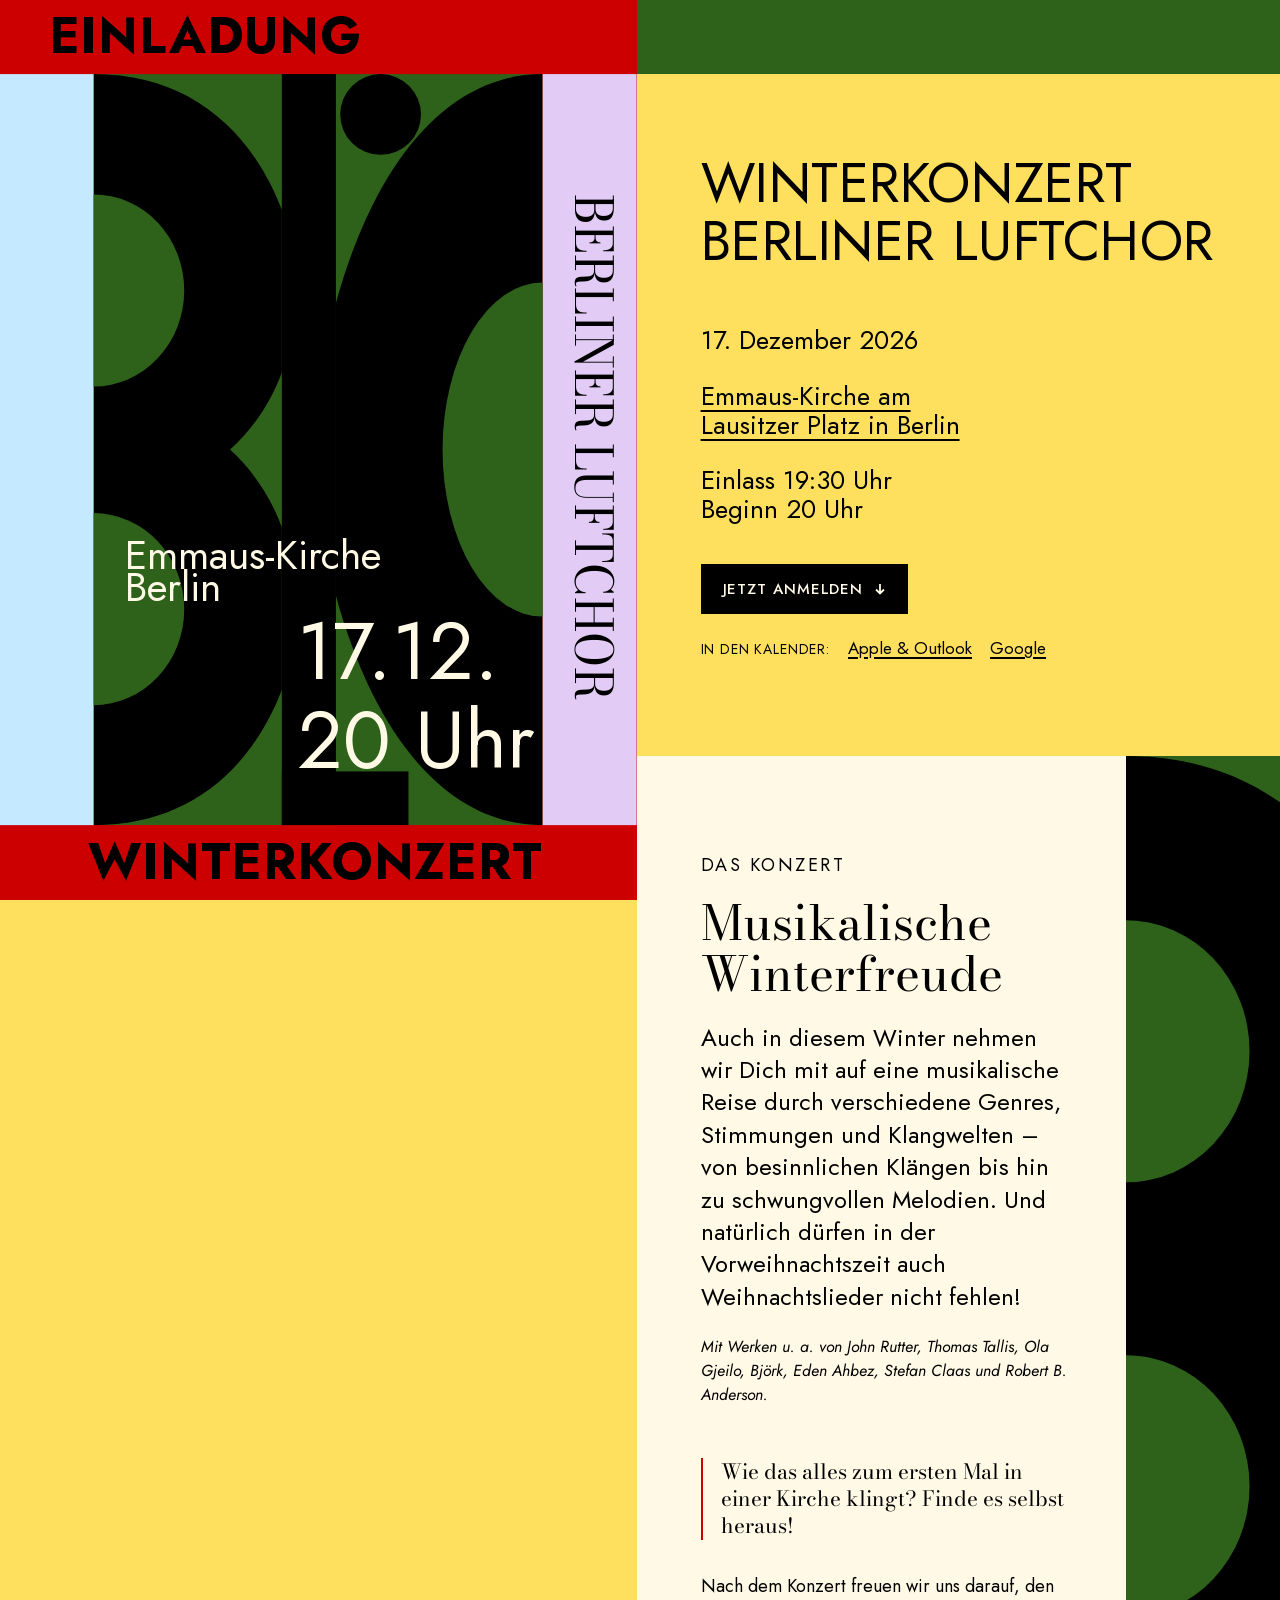
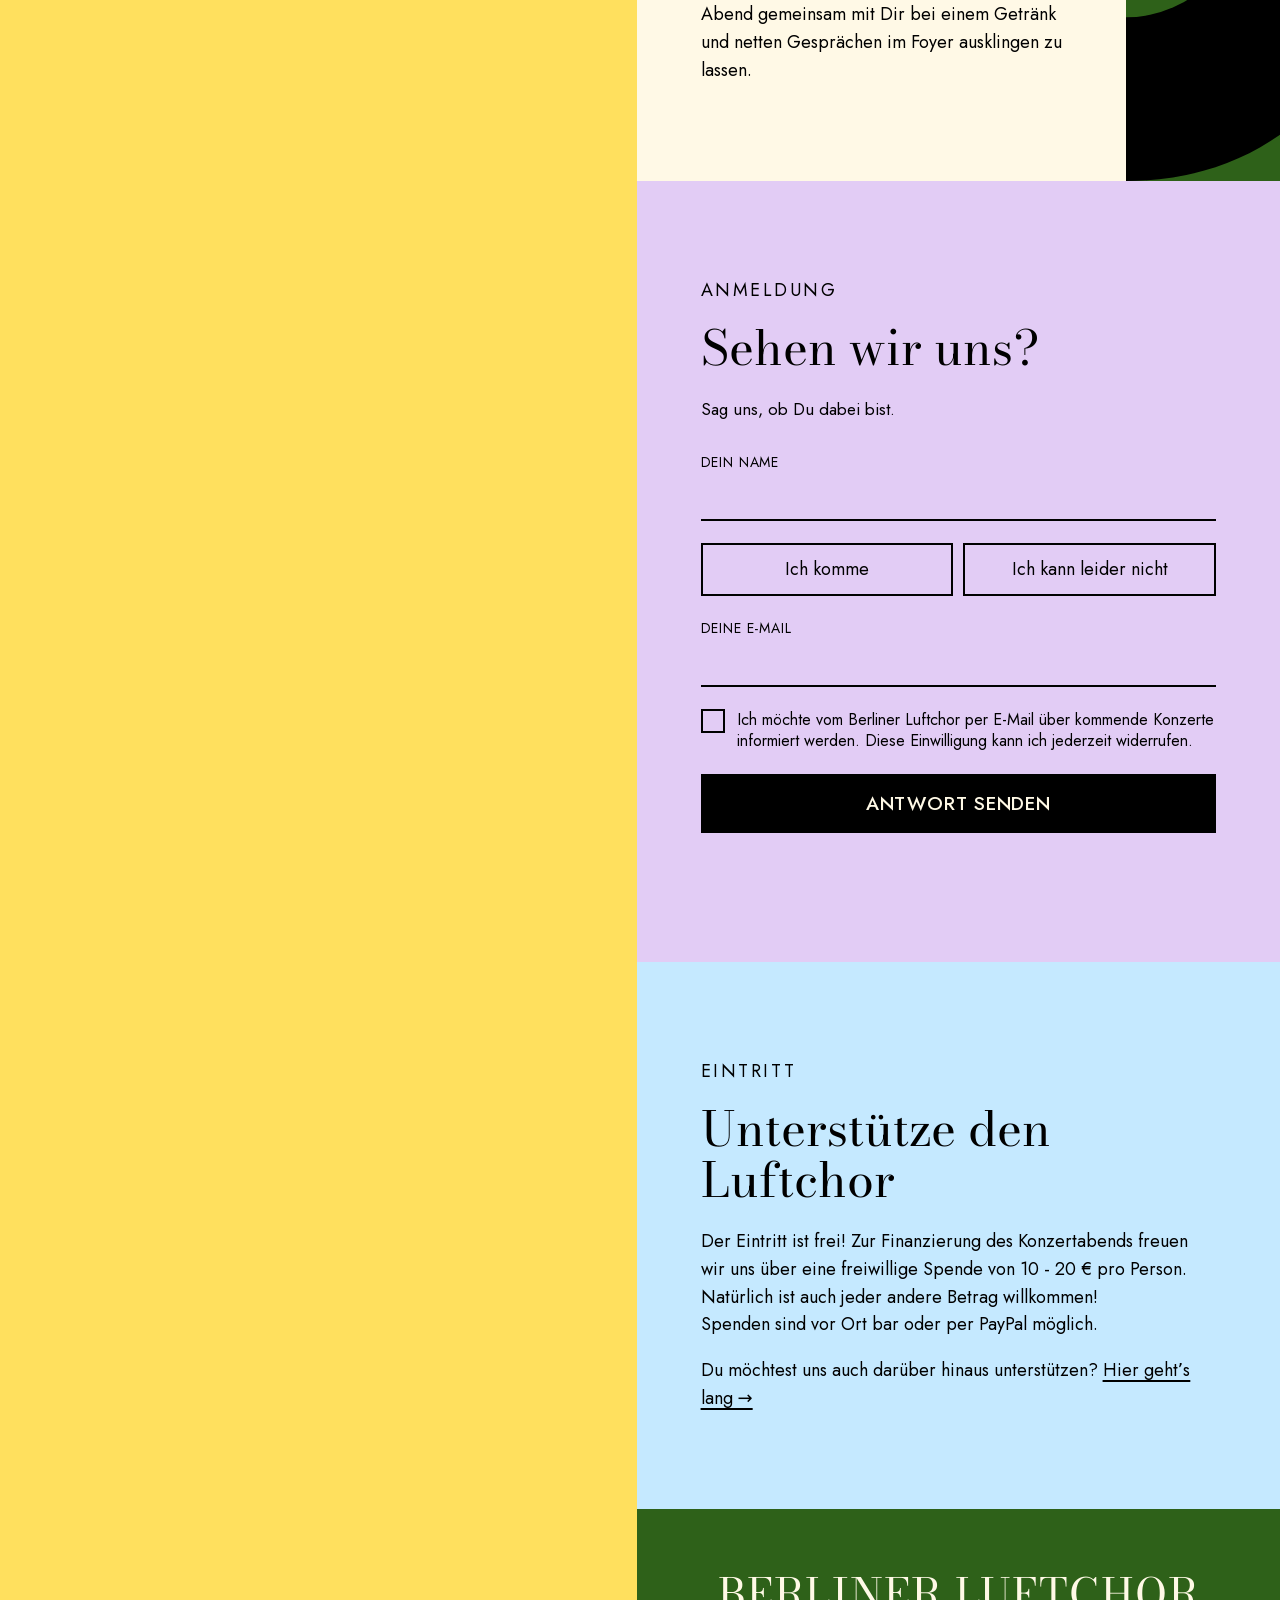
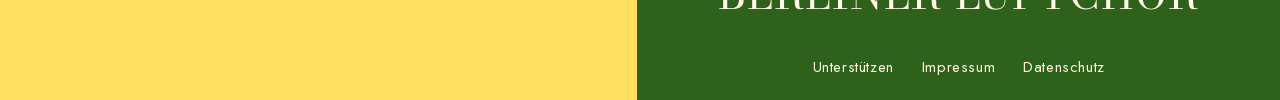
<file: index.html>
<!DOCTYPE html>
<html lang="de">
<head>
<meta charset="utf-8">
<meta name="viewport" content="width=device-width, initial-scale=1">
<title>Berliner Luftchor – Winterkonzert</title>
<meta property="og:type" content="website">
<meta property="og:url" content="https://berliner-luftchor.de/">
<meta property="og:title" content="Berliner Luftchor – Winterkonzert">
<meta property="og:site_name" content="Berliner Luftchor">
<meta property="og:image" content="https://berliner-luftchor.de/og-image.png">
<meta property="og:image:type" content="image/png">
<meta property="og:image:width" content="1200">
<meta property="og:image:height" content="1200">
<meta property="og:image:alt" content="Logo Berliner Luftchor">
<meta name="twitter:card" content="summary">
<link rel="icon" type="image/png" href="logo.png">
<link rel="apple-touch-icon" href="logo.png">
<style>
  @font-face{font-family:'Jost';src:url(jost.woff2) format('woff2');font-weight:400 700;font-style:normal;font-display:swap}
  @font-face{font-family:'Jost';src:url(jost-italic.woff2?v=2) format('woff2');font-weight:400;font-style:italic;font-display:swap}
  @font-face{font-family:'Bodoni Moda';src:url(bodoni.woff2) format('woff2');font-weight:400;font-style:normal;font-display:block}
  @font-face{font-family:'Bodoni Text';src:url(bodoni-text.woff2) format('woff2');font-weight:400;font-style:normal;font-display:swap}
  :root{
    --red:#CC0000; --green:#2E6119; --black:#000; --blue:#C5E9FF;
    --lilac:#E2CCF5; --yellow:#FFE05E; --cream:#FFF9E6;
    --sans:'Jost','Futura','Century Gothic',system-ui,sans-serif;
    --serif:'Bodoni Moda','Didot','Bodoni 72',Georgia,serif;
    --band:clamp(44px,8.2vh,90px);
  }
  *{box-sizing:border-box;margin:0;padding:0}
  html,body{background:var(--yellow);color:var(--black);font-family:var(--sans);-webkit-font-smoothing:antialiased}
  body{min-height:100vh}

  .layout{display:block}
  .poster{display:block;width:100%;height:auto;background:var(--red)}
  .poster text{font-family:var(--sans)}
  .poster .serif{font-family:var(--serif)}

  .content{display:flex;flex-direction:column;min-height:100%}
  .band-green{background:var(--green);height:var(--band);flex:none}
  .band-green.top{display:none}
  .foot{display:flex;align-items:center;justify-content:center;gap:28px;font-size:15px;letter-spacing:.04em}
  .foot a{color:var(--cream);text-decoration:none}
  .foot a:hover{text-decoration:underline;text-underline-offset:.2em}
  .cal{display:flex;flex-wrap:wrap;align-items:baseline;gap:6px 18px;font-size:17px;margin:-.2em 0 1.6em}
  .cal span{font-size:14px;text-transform:uppercase;letter-spacing:.06em}
  .cal a{color:inherit;text-decoration:underline;text-decoration-thickness:1.5px;text-underline-offset:.2em}
  .cal a:hover{text-decoration-color:var(--red)}
  .done .cal{margin:0 0 16px}
  .inner{flex:1;padding:clamp(36px,7vw,72px) clamp(22px,7vw,64px) clamp(40px,6vw,64px);max-width:720px;width:100%;margin:0 auto}

  h1{font-weight:400;text-transform:uppercase;letter-spacing:.01em;line-height:1.05;font-size:clamp(30px,6.4vw,56px);margin-bottom:clamp(32px,6vw,56px)}
  .facts{font-size:clamp(19px,2.6vw,26px);line-height:1.12;display:grid;gap:1em;margin-bottom:1.6em}
  .facts a{color:inherit;text-decoration:underline;text-decoration-thickness:1.5px;text-underline-offset:.2em}
  .facts a:hover{text-decoration-color:var(--red)}
  .donation{font-style:italic;font-size:clamp(15px,1.9vw,18px);line-height:1.3;max-width:26em;margin-bottom:clamp(44px,7vw,64px)}

  /* RSVP */
  .rsvp{border-top:2px solid var(--black);padding-top:28px}
  .rsvp h2{font-weight:500;text-transform:uppercase;font-size:clamp(22px,3vw,28px);letter-spacing:.02em;margin-bottom:6px}
  .lede{font-size:17px;margin-bottom:26px}
  label.field{display:block;margin-bottom:22px}
  .field span{display:block;font-size:14px;text-transform:uppercase;letter-spacing:.06em;margin-bottom:6px}
  input[type=text],input[type=email],textarea{width:100%;font:inherit;font-size:20px;background:transparent;border:0;border-bottom:2px solid var(--black);padding:6px 0;color:var(--black);border-radius:0;outline:none}
  textarea{resize:vertical;min-height:2.4em;font-size:18px}
  input[type=text]:focus,input[type=email]:focus,textarea:focus{border-bottom-color:var(--red)}
  .consent{display:grid;grid-template-columns:auto 1fr;gap:12px;align-items:start;font-size:16px;line-height:1.35;margin-bottom:22px;cursor:pointer}
  .consent input{appearance:none;-webkit-appearance:none;width:24px;height:24px;border:2px solid var(--black);background:transparent;margin:0;cursor:pointer;display:grid;place-content:center}
  .consent input:checked{background:var(--black)}
  .consent input:checked::after{content:"";width:6px;height:12px;border:solid var(--cream);border-width:0 3px 3px 0;transform:translateY(-2px) rotate(45deg)}
  .consent input:focus-visible{outline:2px solid var(--red);outline-offset:2px}
  .choice{display:grid;grid-template-columns:1fr 1fr;gap:10px;margin-bottom:22px}
  .choice button{font:inherit;font-size:18px;padding:14px 10px;border:2px solid var(--black);background:transparent;color:var(--black);cursor:pointer;line-height:1.15}
  .choice button[aria-pressed=true]{background:var(--black);color:var(--cream)}
  .choice button.yes[aria-pressed=true]{background:var(--green);border-color:var(--green)}
  .choice button.no[aria-pressed=true]{background:var(--red);border-color:var(--red)}
  .count{display:flex;align-items:center;gap:14px;margin-bottom:22px}
  .count .lbl{font-size:14px;text-transform:uppercase;letter-spacing:.06em;flex:1}
  .count button{width:44px;height:44px;border:2px solid var(--black);background:transparent;font:inherit;font-size:24px;line-height:1;cursor:pointer;color:var(--black)}
  .count output{font-size:26px;min-width:1.6em;text-align:center}
  .submit{font:inherit;font-size:19px;font-weight:500;letter-spacing:.04em;text-transform:uppercase;width:100%;padding:16px;background:var(--black);color:var(--cream);border:0;cursor:pointer}
  .submit:disabled{opacity:.45;cursor:default}
  .msg{margin-top:14px;font-size:16px;min-height:1.2em}
  .msg.err{color:var(--red)}
  .hidden{display:none!important}

  .done{background:var(--cream);border:2px solid var(--black);padding:22px 22px 18px}
  .done p{font-size:19px;line-height:1.3;margin-bottom:14px}
  .link-btn{font:inherit;font-size:16px;background:none;border:0;border-bottom:1.5px solid currentColor;padding:0;cursor:pointer;color:inherit}
  .notice{background:var(--cream);border:2px solid var(--black);padding:18px 20px;font-size:17px;line-height:1.35}

  .more{font-size:clamp(15px,1.9vw,18px);line-height:1.3;margin:calc(2.6em - clamp(44px,7vw,64px)) 0 clamp(44px,7vw,64px)}
  .more a{color:inherit;text-decoration:underline;text-decoration-thickness:1.5px;text-underline-offset:.2em}
  .more a:hover{text-decoration-color:var(--red)}

  /* Owner overview */
  .admin{margin-top:56px;background:var(--blue);border:2px solid var(--black);padding:22px}
  .admin h3{font-weight:500;text-transform:uppercase;letter-spacing:.04em;font-size:18px;margin-bottom:4px}
  .admin .note{font-size:14px;margin-bottom:18px}
  .stats{display:grid;grid-template-columns:repeat(3,1fr);gap:8px;margin-bottom:18px}
  .stat{background:var(--cream);border:2px solid var(--black);padding:10px}
  .stat b{display:block;font-size:30px;font-weight:500;line-height:1}
  .stat small{font-size:12px;text-transform:uppercase;letter-spacing:.06em}
  .list{list-style:none;border-top:2px solid var(--black)}
  .list li{display:grid;grid-template-columns:1fr auto;gap:2px 12px;padding:10px 0;border-bottom:1px solid rgba(0,0,0,.35);font-size:16px}
  .list .st{font-weight:500}
  .list .st.y{color:var(--green)} .list .st.n{color:var(--red)}
  .list .nt{grid-column:1/-1;font-style:italic;font-size:14px}
  .copy{margin-top:14px;font:inherit;font-size:14px;padding:8px 12px;border:2px solid var(--black);background:transparent;cursor:pointer}

  /* Magazin-Layout */
  html{scroll-behavior:smooth}
  @media (prefers-reduced-motion:reduce){html{scroll-behavior:auto}}
  .inner,.band-in{--measure:33em}
  .head{flex:none;padding-bottom:clamp(72px,9vw,96px)}
  .facts{margin-bottom:clamp(28px,4vw,40px)}
  .cta{display:inline-flex;align-items:center;gap:.7em;background:var(--black);color:var(--cream);text-decoration:none;text-transform:uppercase;letter-spacing:.06em;font-weight:500;font-size:15px;padding:12px 20px;margin-bottom:22px;border:2px solid var(--black);transition:background .15s,color .15s}
  .cta:hover,.cta:focus-visible,.cta:active{background:var(--cream);color:var(--black)}
  .cta svg{width:.8em;height:.8em}
  .head > .cal{margin:0}
  .band{position:relative}
  .b-cream{background:var(--cream)} .b-lilac{background:var(--lilac)} .b-blue{background:var(--blue)}
  .band-in{padding:clamp(72px,9vw,96px) clamp(22px,7vw,64px);max-width:720px;width:100%;margin:0 auto}
  .kicker{font-size:13px;text-transform:uppercase;letter-spacing:.14em;margin-bottom:18px}
  .band h2{font-family:'Bodoni Text',var(--serif);font-weight:400;text-transform:none;font-size:clamp(34px,5.2vw,48px);line-height:1.06;letter-spacing:0;margin-bottom:22px}
  .band p{font-size:clamp(16px,1.9vw,18px);line-height:1.55;max-width:var(--measure);margin-bottom:1em}
  .band p:last-child{margin-bottom:0}
  .band p.works{font-style:italic;font-size:clamp(14px,1.6vw,16px);line-height:1.5;margin-top:1.4em}
  .band p.pull{font-family:'Bodoni Text',var(--serif);font-size:clamp(18px,2.1vw,21px);line-height:1.3;border-left:2px solid var(--red);padding-left:18px;margin:2.4em 0 1.6em}
  .band p.lead{font-size:clamp(20px,2.5vw,24px);line-height:1.35;margin-bottom:.9em}
  .band .more{font-size:clamp(16px,1.9vw,18px);margin:0}
  .rsvp{border-top:0;scroll-margin-top:0}
  .band .lede{font-size:17px;margin-bottom:30px}
  .band .consent span,.band .done p{font-size:inherit}
  .band .msg{font-size:16px}
  .art{height:150px;overflow:hidden;background:var(--green)}
  .art svg{display:block;width:100%;height:100%}
  .art-v{display:none!important}
  .has-art .art{order:-1}
  .has-art{display:flex;flex-direction:column}
  .has-art > *{min-width:0}
  @media (min-width:640px){
    .has-art{display:grid;grid-template-columns:1fr clamp(120px,24%,220px)}
    .has-art .art{order:0;height:auto}
    .art-h{display:none!important} .art-v{display:block!important}
    .has-art .band-in{margin:0;max-width:none;padding-right:clamp(28px,5vw,56px)}
  }
  .foot-big{container-type:inline-size;height:auto;padding:clamp(40px,6vw,64px) clamp(22px,5vw,48px) 22px;color:var(--cream)}
  .wordmark{font-family:'Bodoni Text',var(--serif);text-transform:uppercase;font-size:min(64px,7.8cqw);line-height:1;letter-spacing:.02em;text-align:center;margin-bottom:clamp(28px,4vw,40px);white-space:nowrap}
  .foot-big .foot{display:flex;justify-content:center;gap:28px;font-size:15px;letter-spacing:.04em}

  /* Desktop: poster sticky left, info right (like the landscape card) */
  @media (min-width:900px) and (min-aspect-ratio:5/4){
    .layout{display:grid;grid-template-columns:auto 1fr;min-height:100vh}
    .poster-wrap{position:sticky;top:0;height:100vh;align-self:start}
    .poster{height:100vh;width:auto}
    .band-green.top{display:block}
    .inner{padding-top:clamp(48px,9vh,110px)}
    .content{min-width:0}
    h1{font-size:clamp(30px,4.3vw,56px)}
  }
</style>
</head>
<body>
<svg width="0" height="0" style="position:absolute" aria-hidden="true"><defs><g id="blc">
  <rect width="1145" height="1916" fill="#2E6119"/>
  <path d="M0,0 C241,0 401,141 480,346 L480,761 C451,841 401,911 348,958 C401,1006 451,1076 480,1156 L480,1571 C401,1776 241,1916 0,1916 Z" fill="#000"/>
  <ellipse cx="0" cy="552" rx="231" ry="245" fill="#2E6119"/>
  <ellipse cx="0" cy="1365" rx="231" ry="245" fill="#2E6119"/>
  <rect x="480" y="0" width="138" height="1916" fill="#000"/>
  <rect x="480" y="1779" width="323" height="137" fill="#000"/>
  <circle cx="732" cy="103" r="103" fill="#000"/>
  <path d="M1145,0 C911,0 721,211 618,584 L618,1331 C721,1705 911,1916 1145,1916 Z" fill="#000"/>
  <ellipse cx="1145" cy="958" rx="255" ry="426" fill="#2E6119"/>
</g></defs></svg>
<div class="layout">
  <div class="poster-wrap">
    <svg class="poster" viewBox="0 0 1624 2296" role="img" aria-label="Einladung Winterkonzert Berliner Luftchor, Emmaus-Kirche Berlin, 17.12., 20 Uhr">
      <!-- top / bottom bands -->
      <rect x="0" y="0" width="1624" height="189" fill="#CC0000"/>
      <rect x="0" y="2105" width="1624" height="191" fill="#CC0000"/>
      <text x="124" y="136" font-size="128" font-weight="700" fill="#000" letter-spacing="2">EINLADUNG</text>
      <text x="1384" y="2242" font-size="128" font-weight="700" fill="#000" text-anchor="end" letter-spacing="2">WINTERKONZERT</text>
      <!-- side strips -->
      <rect x="0" y="189" width="239" height="1916" fill="#C5E9FF"/>
      <rect x="1384" y="189" width="240" height="1916" fill="#E2CCF5"/>
      <text class="serif" transform="translate(1468 496) rotate(90)" font-size="132" fill="#000" textLength="1290" lengthAdjust="spacingAndGlyphs">BERLINER LUFTCHOR</text>
      <!-- BLC letterform graphic -->
      <svg x="239" y="189" width="1145" height="1916" viewBox="0 0 1145 1916" overflow="hidden">
        <rect width="1145" height="1916" fill="#2E6119"/>
        <!-- B -->
        <path d="M0,0 C241,0 401,141 480,346 L480,761 C451,841 401,911 348,958 C401,1006 451,1076 480,1156 L480,1571 C401,1776 241,1916 0,1916 Z" fill="#000"/>
        <ellipse cx="0" cy="552" rx="231" ry="245" fill="#2E6119"/>
        <ellipse cx="0" cy="1365" rx="231" ry="245" fill="#2E6119"/>
        <!-- L -->
        <rect x="480" y="0" width="138" height="1916" fill="#000"/>
        <rect x="480" y="1779" width="323" height="137" fill="#000"/>
        <circle cx="732" cy="103" r="103" fill="#000"/>
        <!-- C -->
        <path d="M1145,0 C911,0 721,211 618,584 L618,1331 C721,1705 911,1916 1145,1916 Z" fill="#000"/>
        <ellipse cx="1145" cy="958" rx="255" ry="426" fill="#2E6119"/>
        <!-- text -->
        <g fill="#FFF9E6">
          <text x="80" y="1262" font-size="104">Emmaus-Kirche</text>
          <text x="80" y="1345" font-size="104">Berlin</text>
          <text x="518" y="1542" font-size="204">17.12.</text>
          <text x="518" y="1770" font-size="204">20 Uhr</text>
        </g>
      </svg>
    </svg>
  </div>

  <main class="content">
    <div class="band-green top"></div>
    <header class="inner head">
      <h1>Winterkonzert<br>Berliner Luftchor</h1>

      <div class="facts">
        <p>17. Dezember 2026</p>
        <p><a href="https://www.google.com/maps/search/?api=1&query=Emmaus-Kirche%20Lausitzer%20Platz%20Berlin" target="_blank" rel="noopener">Emmaus-Kirche am<br>Lausitzer Platz in Berlin</a></p>
        <p>Einlass 19:30 Uhr<br>Beginn 20 Uhr</p>
      </div>
      <a class="cta" href="#rsvp">Jetzt anmelden <svg viewBox="0 0 12 12" aria-hidden="true"><path d="M6 1v9M2 6.5l4 4 4-4" fill="none" stroke="currentColor" stroke-width="1.8"/></svg></a>
      <p class="cal"><span>In den Kalender:</span><a href="winterkonzert.ics">Apple &amp; Outlook</a><a href="https://calendar.google.com/calendar/render?action=TEMPLATE&amp;text=Winterkonzert%20Berliner%20Luftchor&amp;dates=20261217T190000Z%2F20261217T210000Z&amp;details=Einlass%2019%3A30%20Uhr%2C%20Beginn%2020%20Uhr.%0ADer%20Eintritt%20ist%20frei.%20Wenn%20Du%20m%C3%B6chtest%2C%20kannst%20Du%20uns%20mit%20einer%20freiwilligen%20Spende%20von%20etwa%2010%E2%80%9320%20%E2%82%AC%20helfen%2C%20die%20Kosten%20des%20Abends%20zu%20decken.%20Nat%C3%BCrlich%20ist%20auch%20jeder%20andere%20Betrag%20willkommen%21%20Die%20Spende%20ist%20vor%20Ort%20bar%20oder%20per%20PayPal%20m%C3%B6glich.%0Ahttps%3A%2F%2Fberliner-luftchor.de%2F&amp;location=Emmaus-Kirche%2C%20Lausitzer%20Platz%208A%2C%2010997%20Berlin&amp;ctz=Europe%2FBerlin" target="_blank" rel="noopener">Google</a></p>
    </header>

    <section class="band b-cream has-art" aria-labelledby="program-h">
      <div class="band-in">
        <p class="kicker">Das Konzert</p>
        <h2 id="program-h">Musikalische Winterfreude</h2>
        <p class="lead">Auch in diesem Winter nehmen wir Dich mit auf eine musikalische Reise durch verschiedene Genres, Stimmungen und Klangwelten – von besinnlichen Klängen bis hin zu schwungvollen Melodien. Und natürlich dürfen in der Vorweihnachtszeit auch Weihnachtslieder nicht fehlen!</p>
        <p class="works">Mit Werken u.&nbsp;a. von John Rutter, Thomas Tallis, Ola Gjeilo, Björk, Eden Ahbez, Stefan Claas und Robert B. Anderson.</p>
        <p class="pull">Wie das alles zum ersten Mal in einer Kirche klingt? Finde es selbst heraus!</p>
        <p class="after">Nach dem Konzert freuen wir uns darauf, den Abend gemeinsam mit Dir bei einem Getränk und netten Gesprächen im Foyer ausklingen zu lassen.</p>
      </div>
      <div class="art" aria-hidden="true"><svg class="art-h" viewBox="0 360 1145 440" preserveAspectRatio="xMidYMid slice"><use href="#blc"/></svg><svg class="art-v" viewBox="0 0 480 1916" preserveAspectRatio="xMinYMid slice"><use href="#blc"/></svg></div>
    </section>

    <section class="band b-lilac" id="rsvp" aria-labelledby="rsvp-h">
      <div class="band-in rsvp">
        <p class="kicker">Anmeldung</p>
        <h2 id="rsvp-h">Sehen wir uns?</h2>
        <p class="lede">Sag uns, ob Du dabei bist.</p>

        <form id="form" name="rsvp" novalidate>
          <input type="hidden" name="attending" id="attending" value="">
          <input type="hidden" name="people" id="people" value="1">
          <p class="hidden"><label>Bitte leer lassen: <input name="bot-field"></label></p>

          <label class="field">
            <span>Dein Name</span>
            <input type="text" id="name" name="name" autocomplete="name" maxlength="80" required>
          </label>

          <div class="choice" role="group" aria-label="Kommst Du?">
            <button type="button" class="yes" data-v="yes" aria-pressed="false">Ich komme</button>
            <button type="button" class="no" data-v="no" aria-pressed="false">Ich kann leider nicht</button>
          </div>

          <div class="count hidden" id="countRow">
            <span class="lbl">Personen insgesamt (inkl. Dir)</span>
            <button type="button" id="minus" aria-label="Weniger">−</button>
            <output id="count">1</output>
            <button type="button" id="plus" aria-label="Mehr">+</button>
          </div>

          <label class="field" id="emailRow">
            <span id="emailLbl">Deine E-Mail</span>
            <input type="email" id="email" name="email" autocomplete="email" maxlength="120" required>
          </label>

          <label class="consent">
            <input type="checkbox" id="newsletter" name="newsletter" value="ja">
            <span>Ich möchte vom Berliner Luftchor per E-Mail über kommende Konzerte informiert werden. Diese Einwilligung kann ich jederzeit widerrufen.</span>
          </label>

          <button type="submit" class="submit" id="submit">Antwort senden</button>
          <p class="msg" id="msg" role="status"></p>
        </form>

        <div id="done" class="done hidden">
          <p id="doneText"></p>
          <p class="cal hidden" id="doneCal"><span>In den Kalender:</span><a href="winterkonzert.ics">Apple &amp; Outlook</a><a href="https://calendar.google.com/calendar/render?action=TEMPLATE&amp;text=Winterkonzert%20Berliner%20Luftchor&amp;dates=20261217T190000Z%2F20261217T210000Z&amp;details=Einlass%2019%3A30%20Uhr%2C%20Beginn%2020%20Uhr.%0ADer%20Eintritt%20ist%20frei.%20Wenn%20Du%20m%C3%B6chtest%2C%20kannst%20Du%20uns%20mit%20einer%20freiwilligen%20Spende%20von%20etwa%2010%E2%80%9320%20%E2%82%AC%20helfen%2C%20die%20Kosten%20des%20Abends%20zu%20decken.%20Nat%C3%BCrlich%20ist%20auch%20jeder%20andere%20Betrag%20willkommen%21%20Die%20Spende%20ist%20vor%20Ort%20bar%20oder%20per%20PayPal%20m%C3%B6glich.%0Ahttps%3A%2F%2Fberliner-luftchor.de%2F&amp;location=Emmaus-Kirche%2C%20Lausitzer%20Platz%208A%2C%2010997%20Berlin&amp;ctz=Europe%2FBerlin" target="_blank" rel="noopener">Google</a></p>
          <button type="button" class="link-btn" id="edit">Neue Antwort senden</button>
        </div>
      </div>
    </section>

    <section class="band b-blue" aria-labelledby="support-h">
      <div class="band-in">
        <p class="kicker">Eintritt</p>
        <h2 id="support-h">Unterstütze den Luftchor</h2>
        <p>Der Eintritt ist frei! Zur Finanzierung des Konzertabends freuen wir uns über eine freiwillige Spende von <span style="white-space:nowrap">10 - 20&nbsp;€</span> pro Person. Natürlich ist auch jeder andere Betrag willkommen!<br>Spenden sind vor Ort bar oder per PayPal möglich.</p>
        <p class="more">Du möchtest uns auch darüber hinaus unterstützen? <a href="unterstuetzen">Hier geht’s lang →</a></p>
      </div>
    </section>

    <footer class="band-green foot-big">
      <p class="wordmark" aria-hidden="true">Berliner Luftchor</p>
      <nav class="foot"><a href="unterstuetzen">Unterstützen</a><a href="impressum">Impressum</a><a href="datenschutz">Datenschutz</a></nav>
    </footer>
  </main>
</div>

<script>
(() => {
  const $ = id => document.getElementById(id);
  const MAX = 6;
  // Web-App-URL des Google-Apps-Scripts (Bereitstellen → Web-App)
  const ENDPOINT = 'https://script.google.com/macros/s/AKfycbxq4jFXZrv-RkmTW_syVtD_dYkLJMUySrU0BhnjhMnX1kpt-Am8vBxnCre2UdPyjqD_/exec';
  const state = { attending: null, count: 1 };
  let busy = false;
  const show = (el, on) => el.classList.toggle('hidden', !on);

  const choiceBtns = document.querySelectorAll('.choice button');
  function renderForm() {
    choiceBtns.forEach(b => b.setAttribute('aria-pressed', String(state.attending === b.dataset.v)));
    show($('countRow'), state.attending === 'yes');
    $('count').textContent = state.count;
    $('minus').disabled = state.count <= 1;
    $('plus').disabled = state.count >= MAX;
    $('attending').value = state.attending === 'yes' ? 'Zusage' : state.attending === 'no' ? 'Absage' : '';
    $('people').value = state.attending === 'yes' ? state.count : 0;
  }
  choiceBtns.forEach(b => b.addEventListener('click', () => { state.attending = b.dataset.v; $('msg').textContent = ''; renderForm(); }));
  $('minus').addEventListener('click', () => { state.count = Math.max(1, state.count - 1); renderForm(); });
  $('plus').addEventListener('click', () => { state.count = Math.min(MAX, state.count + 1); renderForm(); });

  function showDone(d) {
    const first = (d.name || '').trim().split(/\s+/)[0];
    $('doneText').textContent = d.attending === 'Zusage'
      ? `Danke${first ? ', ' + first : ''}! Wir freuen uns auf Dich – angemeldet ${Number(d.people) === 1 ? 'für 1 Person' : 'für ' + d.people + ' Personen'}.`
      : `Schade${first ? ', ' + first : ''} – danke für Deine Rückmeldung.`;
    $('doneText').textContent += ' Eine Bestätigung ist per E-Mail an Dich unterwegs.';
    show($('doneCal'), d.attending === 'Zusage');
    show($('form'), false);
    show($('done'), true);
  }

  $('edit').addEventListener('click', () => {
    show($('done'), false);
    show($('form'), true);
    $('name').focus();
  });

  $('form').addEventListener('submit', async e => {
    e.preventDefault();
    if (busy) return;
    const msg = $('msg');
    msg.className = 'msg';
    const name = $('name').value.trim();
    const email = $('email').value.trim();
    if (!name) { msg.textContent = 'Bitte gib Deinen Namen ein.'; msg.classList.add('err'); $('name').focus(); return; }
    const validEmail = /^[^\s@]+@[^\s@]+\.[^\s@]+$/.test(email);
    if (!email) { msg.textContent = 'Bitte gib Deine E-Mail-Adresse ein.'; msg.classList.add('err'); $('email').focus(); return; }
    if (!validEmail) { msg.textContent = 'Bitte prüf Deine E-Mail-Adresse.'; msg.classList.add('err'); $('email').focus(); return; }
    if (!state.attending) { msg.textContent = 'Bitte wähle, ob Du kommst.'; msg.classList.add('err'); return; }
    renderForm();
    const body = new URLSearchParams(new FormData($('form'))).toString();
    busy = true; $('submit').disabled = true; msg.textContent = 'Wird gesendet …';
    try {
      await fetch(ENDPOINT, { method: 'POST', mode: 'no-cors', body: new URLSearchParams(body) });
      const d = { name, attending: $('attending').value, people: $('people').value };
      msg.textContent = '';
      showDone(d);
    } catch (err) {
      console.error(err);
      msg.textContent = 'Das hat leider nicht geklappt. Bitte versuch es noch einmal.';
      msg.classList.add('err');
    } finally {
      busy = false; $('submit').disabled = false;
    }
  });

  renderForm();
})();
</script>
</body>
</html>
</file>
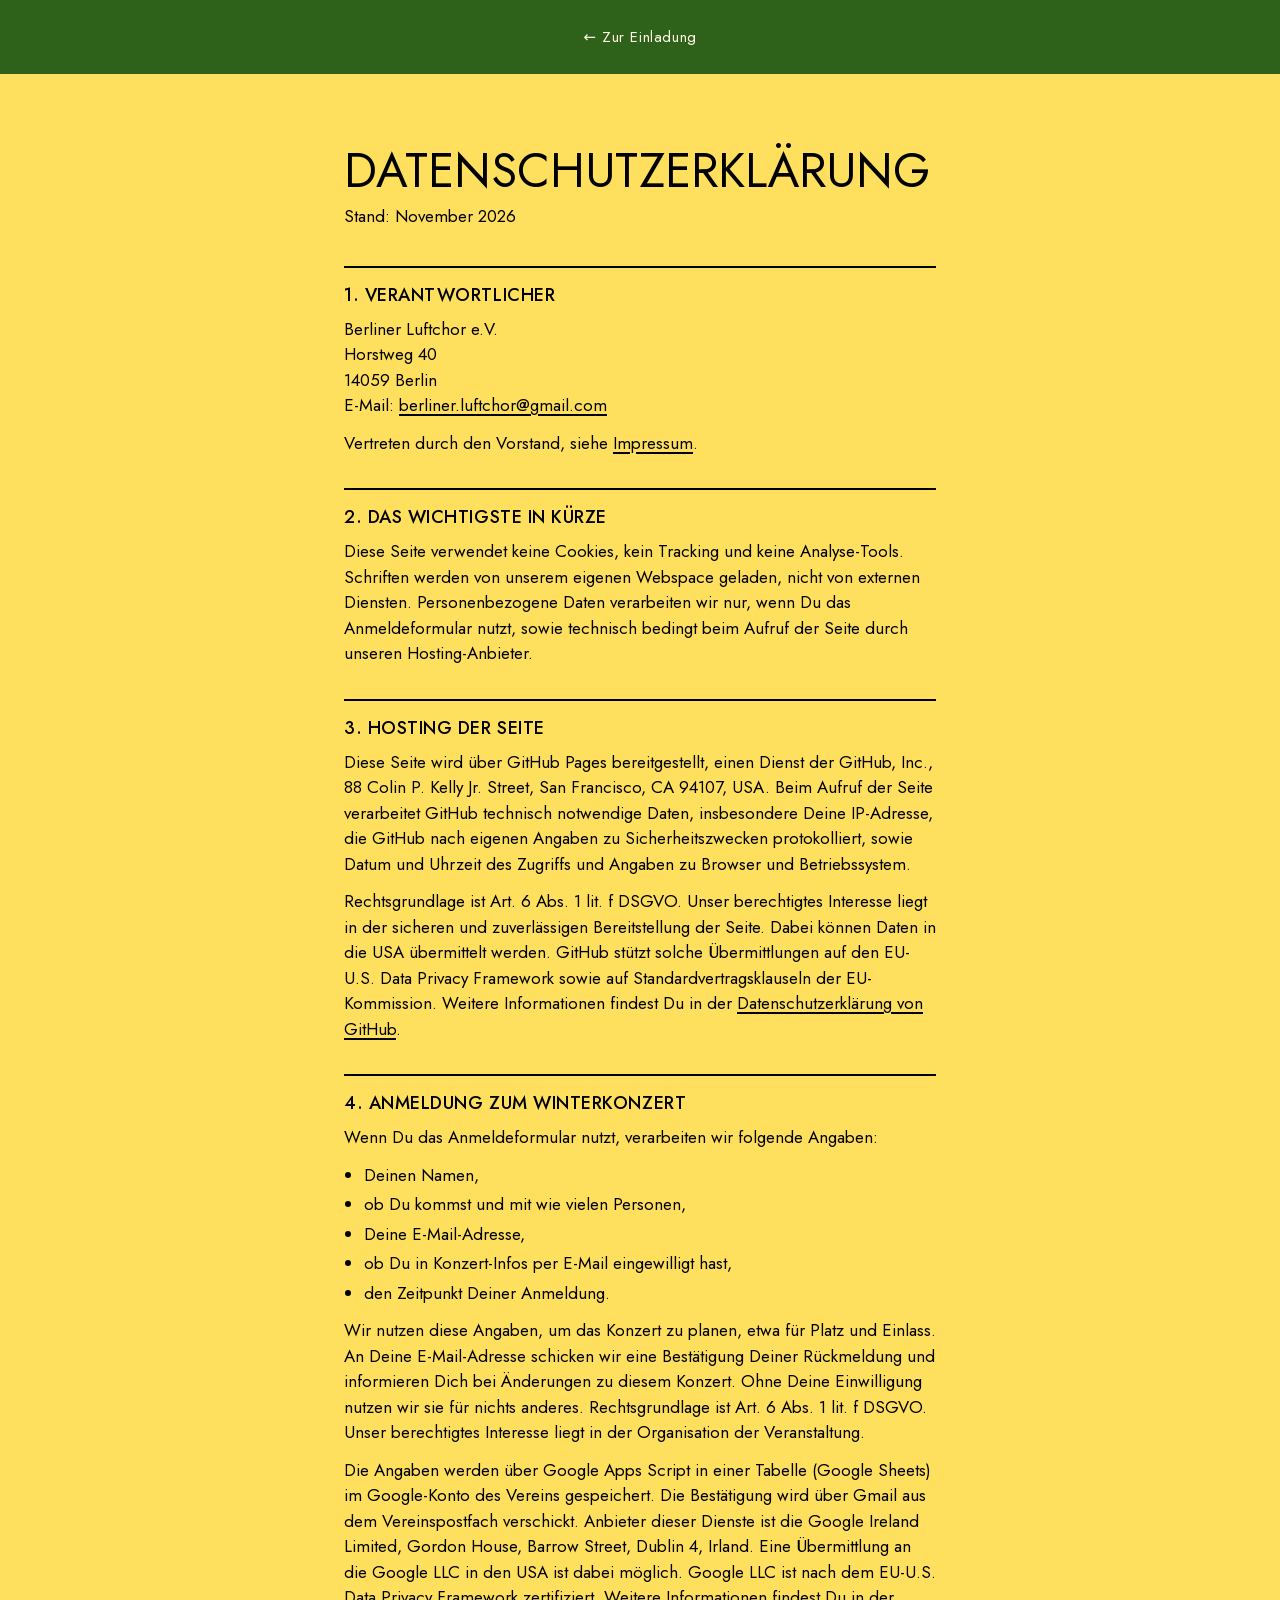
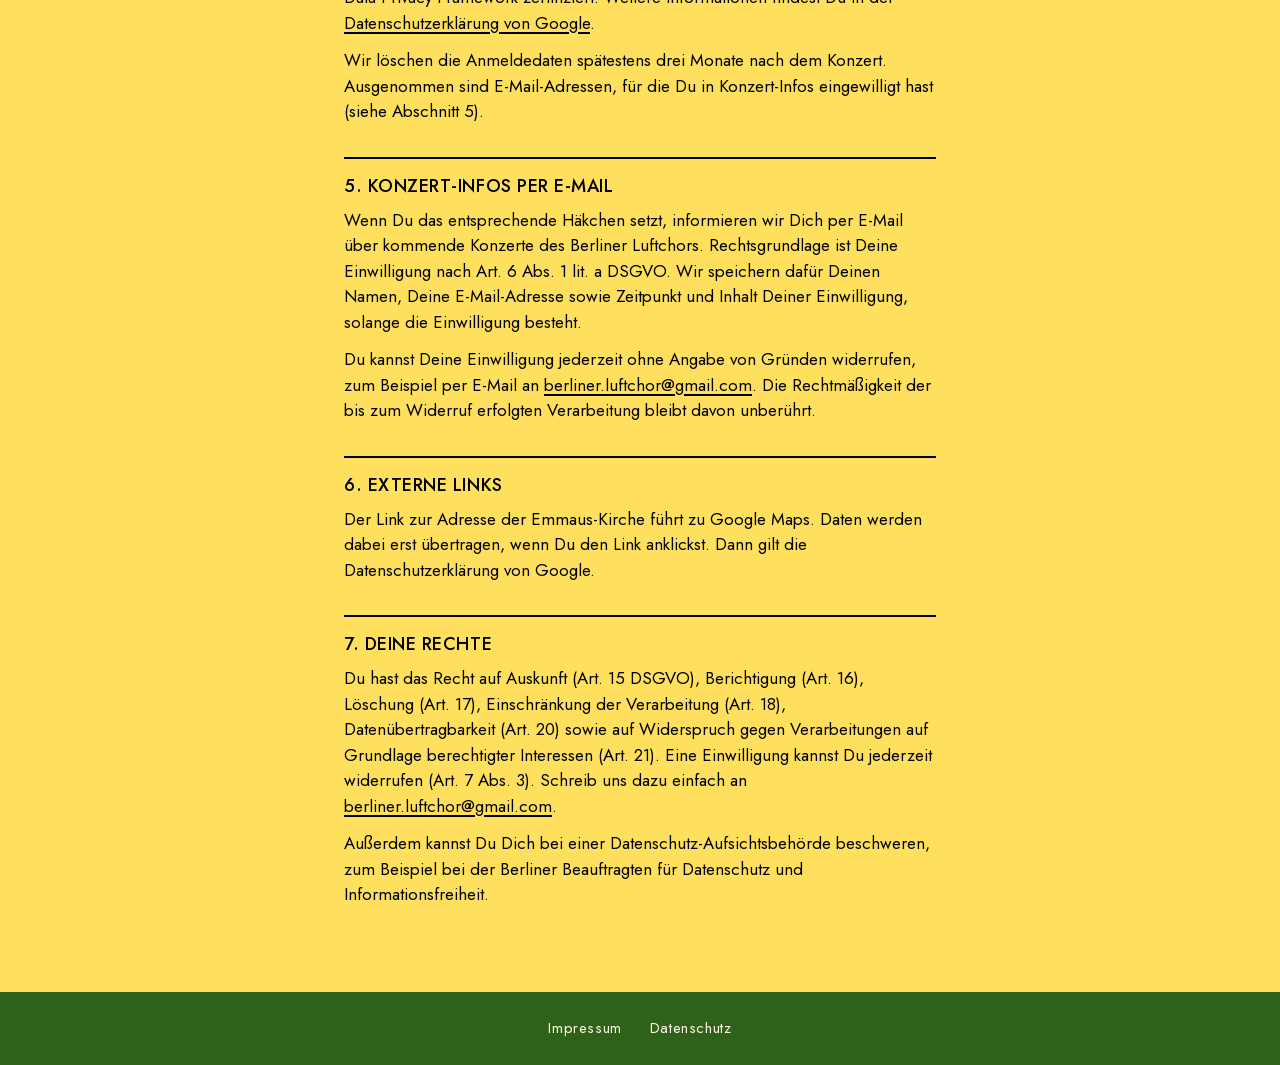
<file: datenschutz.html>
<!DOCTYPE html>
<html lang="de">
<head>
<meta charset="utf-8">
<meta name="viewport" content="width=device-width, initial-scale=1">
<title>Datenschutz – Berliner Luftchor</title>
<meta name="robots" content="noindex">
<link rel="icon" type="image/png" href="logo.png">
<link rel="stylesheet" href="legal.css">
</head>
<body>
<header class="band"><a href="./">← Zur Einladung</a></header>
<main>
  <h1>Datenschutz&shy;erklärung</h1>
  <p class="sub">Stand: November 2026</p>

  <h2>1. Verantwortlicher</h2>
  <p>Berliner Luftchor e.V.<br>Horstweg 40<br>14059 Berlin<br>E-Mail: <a href="mailto:berliner.luftchor@gmail.com">berliner.luftchor@gmail.com</a></p>
  <p>Vertreten durch den Vorstand, siehe <a href="impressum">Impressum</a>.</p>

  <h2>2. Das Wichtigste in Kürze</h2>
  <p>Diese Seite verwendet keine Cookies, kein Tracking und keine Analyse-Tools. Schriften werden von unserem eigenen Webspace geladen, nicht von externen Diensten. Personenbezogene Daten verarbeiten wir nur, wenn Du das Anmeldeformular nutzt, sowie technisch bedingt beim Aufruf der Seite durch unseren Hosting-Anbieter.</p>

  <h2>3. Hosting der Seite</h2>
  <p>Diese Seite wird über GitHub Pages bereitgestellt, einen Dienst der GitHub, Inc., 88 Colin P. Kelly Jr. Street, San Francisco, CA 94107, USA. Beim Aufruf der Seite verarbeitet GitHub technisch notwendige Daten, insbesondere Deine IP-Adresse, die GitHub nach eigenen Angaben zu Sicherheitszwecken protokolliert, sowie Datum und Uhrzeit des Zugriffs und Angaben zu Browser und Betriebssystem.</p>
  <p>Rechtsgrundlage ist Art. 6 Abs. 1 lit. f DSGVO. Unser berechtigtes Interesse liegt in der sicheren und zuverlässigen Bereitstellung der Seite. Dabei können Daten in die USA übermittelt werden. GitHub stützt solche Übermittlungen auf den EU-U.S. Data Privacy Framework sowie auf Standardvertragsklauseln der EU-Kommission. Weitere Informationen findest Du in der <a href="https://docs.github.com/de/site-policy/privacy-policies/github-general-privacy-statement" target="_blank" rel="noopener">Datenschutzerklärung von GitHub</a>.</p>

  <h2>4. Anmeldung zum Winterkonzert</h2>
  <p>Wenn Du das Anmeldeformular nutzt, verarbeiten wir folgende Angaben:</p>
  <ul>
    <li>Deinen Namen,</li>
    <li>ob Du kommst und mit wie vielen Personen,</li>
    <li>Deine E-Mail-Adresse,</li>
    <li>ob Du in Konzert-Infos per E-Mail eingewilligt hast,</li>
    <li>den Zeitpunkt Deiner Anmeldung.</li>
  </ul>
  <p>Wir nutzen diese Angaben, um das Konzert zu planen, etwa für Platz und Einlass. An Deine E-Mail-Adresse schicken wir eine Bestätigung Deiner Rückmeldung und informieren Dich bei Änderungen zu diesem Konzert. Ohne Deine Einwilligung nutzen wir sie für nichts anderes. Rechtsgrundlage ist Art. 6 Abs. 1 lit. f DSGVO. Unser berechtigtes Interesse liegt in der Organisation der Veranstaltung.</p>
  <p>Die Angaben werden über Google Apps Script in einer Tabelle (Google Sheets) im Google-Konto des Vereins gespeichert. Die Bestätigung wird über Gmail aus dem Vereinspostfach verschickt. Anbieter dieser Dienste ist die Google Ireland Limited, Gordon House, Barrow Street, Dublin 4, Irland. Eine Übermittlung an die Google LLC in den USA ist dabei möglich. Google LLC ist nach dem EU-U.S. Data Privacy Framework zertifiziert. Weitere Informationen findest Du in der <a href="https://policies.google.com/privacy?hl=de" target="_blank" rel="noopener">Datenschutzerklärung von Google</a>.</p>
  <p>Wir löschen die Anmeldedaten spätestens drei Monate nach dem Konzert. Ausgenommen sind E-Mail-Adressen, für die Du in Konzert-Infos eingewilligt hast (siehe Abschnitt 5).</p>

  <h2>5. Konzert-Infos per E-Mail</h2>
  <p>Wenn Du das entsprechende Häkchen setzt, informieren wir Dich per E-Mail über kommende Konzerte des Berliner Luftchors. Rechtsgrundlage ist Deine Einwilligung nach Art. 6 Abs. 1 lit. a DSGVO. Wir speichern dafür Deinen Namen, Deine E-Mail-Adresse sowie Zeitpunkt und Inhalt Deiner Einwilligung, solange die Einwilligung besteht.</p>
  <p>Du kannst Deine Einwilligung jederzeit ohne Angabe von Gründen widerrufen, zum Beispiel per E-Mail an <a href="mailto:berliner.luftchor@gmail.com">berliner.luftchor@gmail.com</a>. Die Rechtmäßigkeit der bis zum Widerruf erfolgten Verarbeitung bleibt davon unberührt.</p>

  <h2>6. Externe Links</h2>
  <p>Der Link zur Adresse der Emmaus-Kirche führt zu Google Maps. Daten werden dabei erst übertragen, wenn Du den Link anklickst. Dann gilt die Datenschutzerklärung von Google.</p>

  <h2>7. Deine Rechte</h2>
  <p>Du hast das Recht auf Auskunft (Art. 15 DSGVO), Berichtigung (Art. 16), Löschung (Art. 17), Einschränkung der Verarbeitung (Art. 18), Datenübertragbarkeit (Art. 20) sowie auf Widerspruch gegen Verarbeitungen auf Grundlage berechtigter Interessen (Art. 21). Eine Einwilligung kannst Du jederzeit widerrufen (Art. 7 Abs. 3). Schreib uns dazu einfach an <a href="mailto:berliner.luftchor@gmail.com">berliner.luftchor@gmail.com</a>.</p>
  <p>Außerdem kannst Du Dich bei einer Datenschutz-Aufsichtsbehörde beschweren, zum Beispiel bei der Berliner Beauftragten für Datenschutz und Informationsfreiheit.</p>
</main>
<footer class="band"><a href="impressum">Impressum</a><a href="datenschutz">Datenschutz</a></footer>
</body>
</html>
</file>
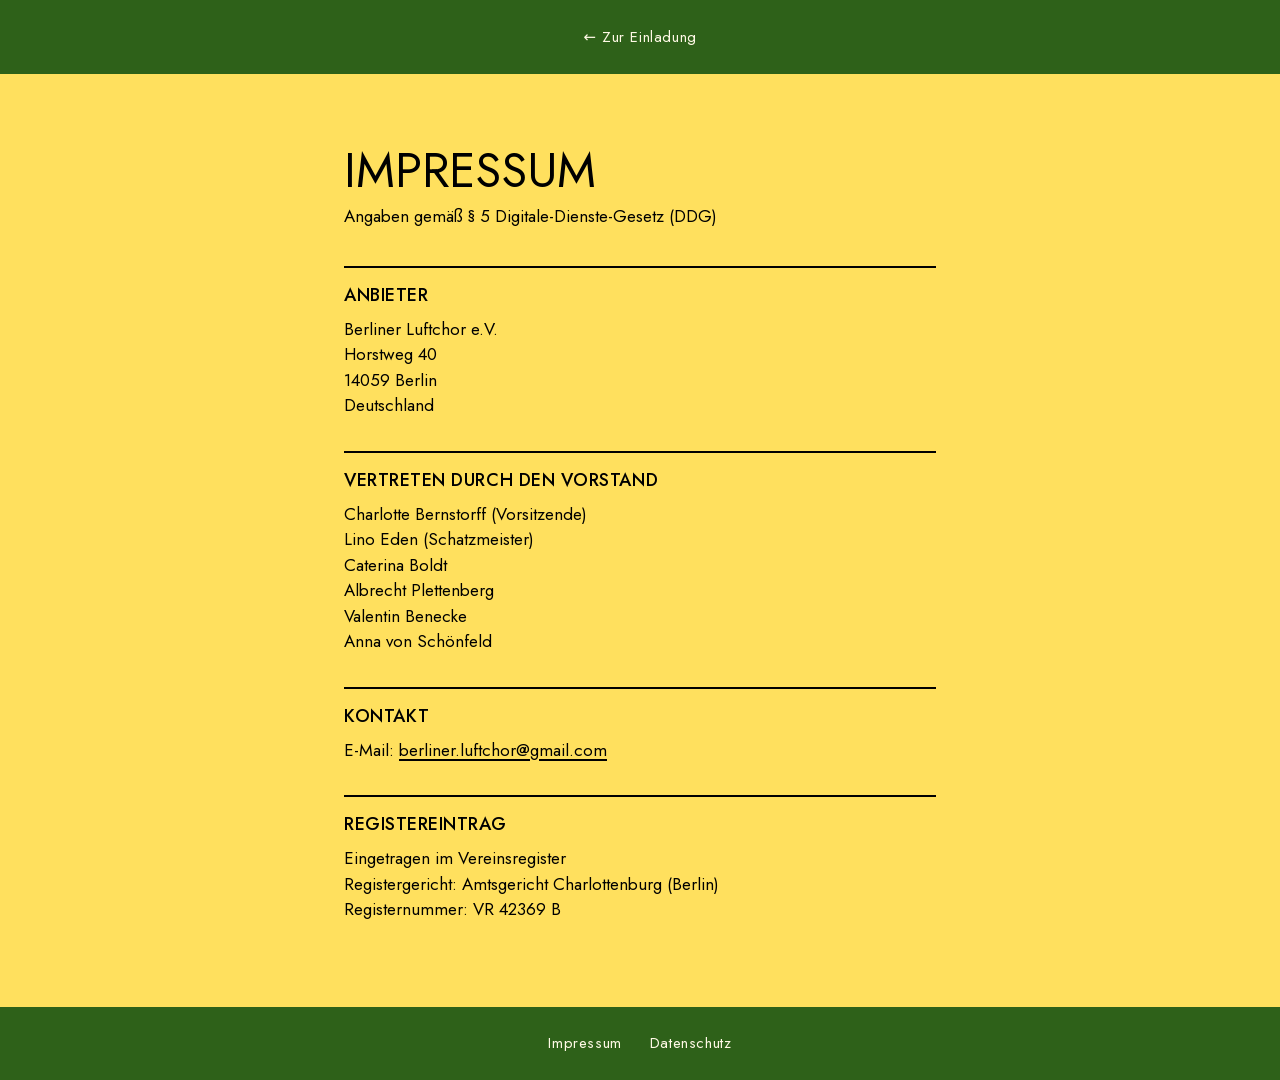
<file: impressum.html>
<!DOCTYPE html>
<html lang="de">
<head>
<meta charset="utf-8">
<meta name="viewport" content="width=device-width, initial-scale=1">
<title>Impressum – Berliner Luftchor</title>
<meta name="robots" content="noindex">
<link rel="icon" type="image/png" href="logo.png">
<link rel="stylesheet" href="legal.css">
</head>
<body>
<header class="band"><a href="./">← Zur Einladung</a></header>
<main>
  <h1>Impressum</h1>
  <p class="sub">Angaben gemäß § 5 Digitale-Dienste-Gesetz (DDG)</p>

  <h2>Anbieter</h2>
  <p>Berliner Luftchor e.V.<br>Horstweg 40<br>14059 Berlin<br>Deutschland</p>

  <h2>Vertreten durch den Vorstand</h2>
  <p>Charlotte Bernstorff (Vorsitzende)<br>Lino Eden (Schatzmeister)<br>Caterina Boldt<br>Albrecht Plettenberg<br>Valentin Benecke<br>Anna von Schönfeld</p>

  <h2>Kontakt</h2>
  <p>E-Mail: <a href="mailto:berliner.luftchor@gmail.com">berliner.luftchor@gmail.com</a></p>

  <h2>Registereintrag</h2>
  <p>Eingetragen im Vereinsregister<br>Registergericht: Amtsgericht Charlottenburg (Berlin)<br>Registernummer: VR 42369 B</p>
</main>
<footer class="band"><a href="impressum">Impressum</a><a href="datenschutz">Datenschutz</a></footer>
</body>
</html>
</file>
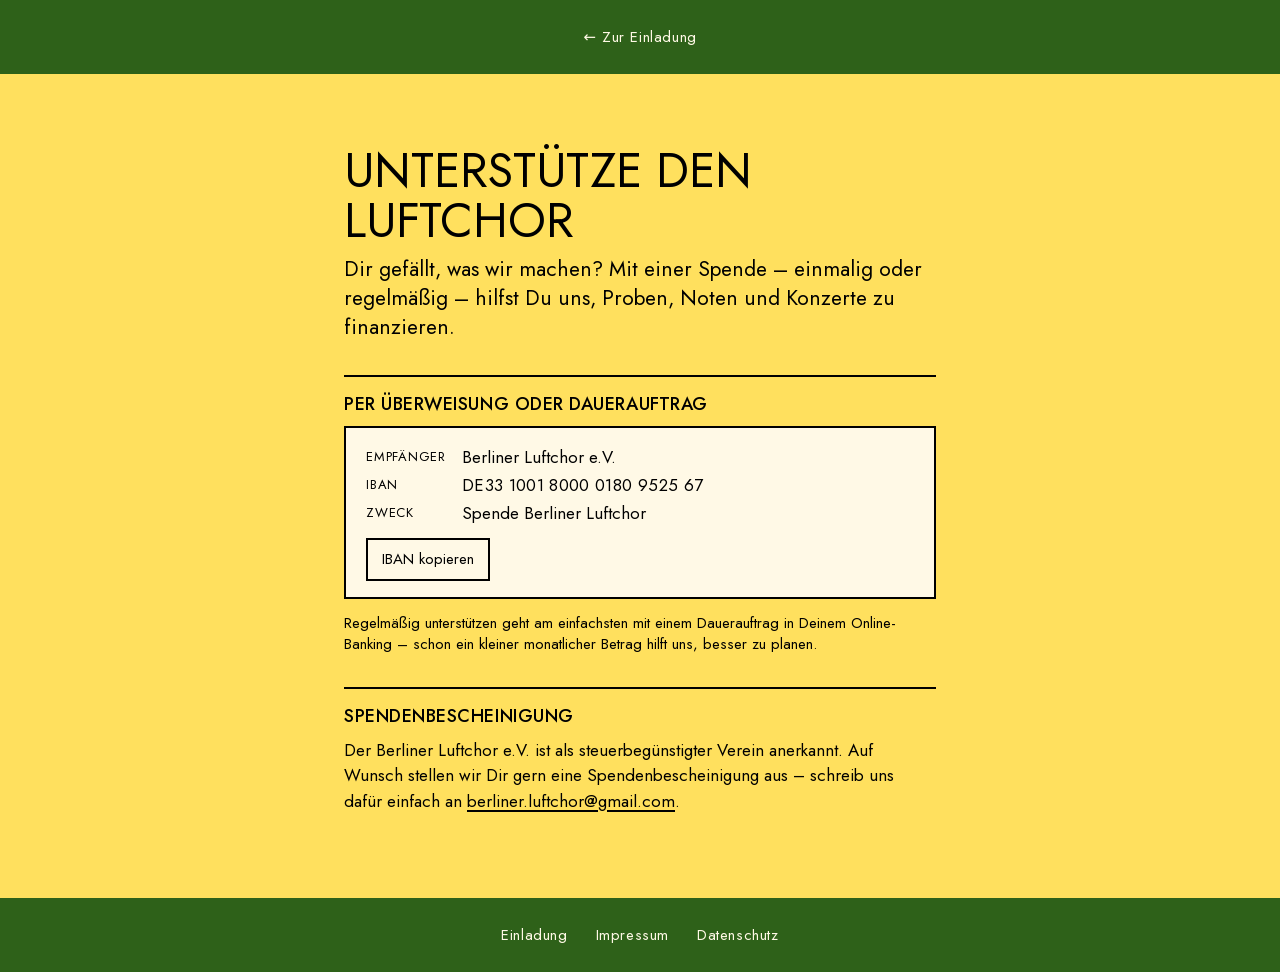
<file: unterstuetzen.html>
<!DOCTYPE html>
<html lang="de">
<head>
<meta charset="utf-8">
<meta name="viewport" content="width=device-width, initial-scale=1">
<title>Unterstütze den Berliner Luftchor</title>
<link rel="icon" type="image/png" href="logo.png">
<link rel="stylesheet" href="legal.css">
<style>
  .lede{font-size:clamp(18px,2.4vw,21px);line-height:1.4;margin-bottom:8px}
  .bank{background:var(--cream);border:2px solid var(--black);padding:18px 20px 16px;margin:6px 0 14px}
  .bank dl{display:grid;grid-template-columns:auto 1fr;gap:6px 16px;line-height:1.3}
  .bank dt{font-size:13px;text-transform:uppercase;letter-spacing:.06em;padding-top:3px}
  .bank dd{word-break:break-word}
  .bank .iban{font-variant-numeric:tabular-nums;letter-spacing:.02em}
  .copy-iban{margin-top:14px;font:inherit;font-size:15px;padding:8px 14px;border:2px solid var(--black);background:transparent;cursor:pointer;color:var(--black)}
  .small{font-size:15px;line-height:1.4}
</style>
</head>
<body>
<header class="band"><a href="./">← Zur Einladung</a></header>
<main>
  <h1>Unterstütze den Luftchor</h1>
  <p class="lede">Dir gefällt, was wir machen? Mit einer Spende – einmalig oder regelmäßig – hilfst Du uns, Proben, Noten und Konzerte zu finanzieren.</p>

  <h2>Per Überweisung oder Dauerauftrag</h2>
  <div class="bank">
    <dl>
      <dt>Empfänger</dt><dd>Berliner Luftchor e.V.</dd>
      <dt>IBAN</dt><dd class="iban" id="iban">DE33 1001 8000 0180 9525 67</dd>
      <dt>Zweck</dt><dd>Spende Berliner Luftchor</dd>
    </dl>
    <button type="button" class="copy-iban" id="copyIban">IBAN kopieren</button>
  </div>
  <p class="small">Regelmäßig unterstützen geht am einfachsten mit einem Dauerauftrag in Deinem Online-Banking – schon ein kleiner monatlicher Betrag hilft uns, besser zu planen.</p>

  <h2>Spendenbescheinigung</h2>
  <p>Der Berliner Luftchor e.V. ist als steuerbegünstigter Verein anerkannt. Auf Wunsch stellen wir Dir gern eine Spendenbescheinigung aus – schreib uns dafür einfach an <a href="mailto:berliner.luftchor@gmail.com">berliner.luftchor@gmail.com</a>.</p>
</main>
<footer class="band"><a href="./">Einladung</a><a href="impressum">Impressum</a><a href="datenschutz">Datenschutz</a></footer>
<script>
document.getElementById('copyIban').addEventListener('click', async () => {
  const b = document.getElementById('copyIban');
  try { await navigator.clipboard.writeText(document.getElementById('iban').textContent.replace(/\s/g,'')); b.textContent = 'Kopiert ✓'; }
  catch (e) { b.textContent = 'Bitte markieren und kopieren'; }
  setTimeout(() => { b.textContent = 'IBAN kopieren'; }, 2200);
});
</script>
</body>
</html>
</file>
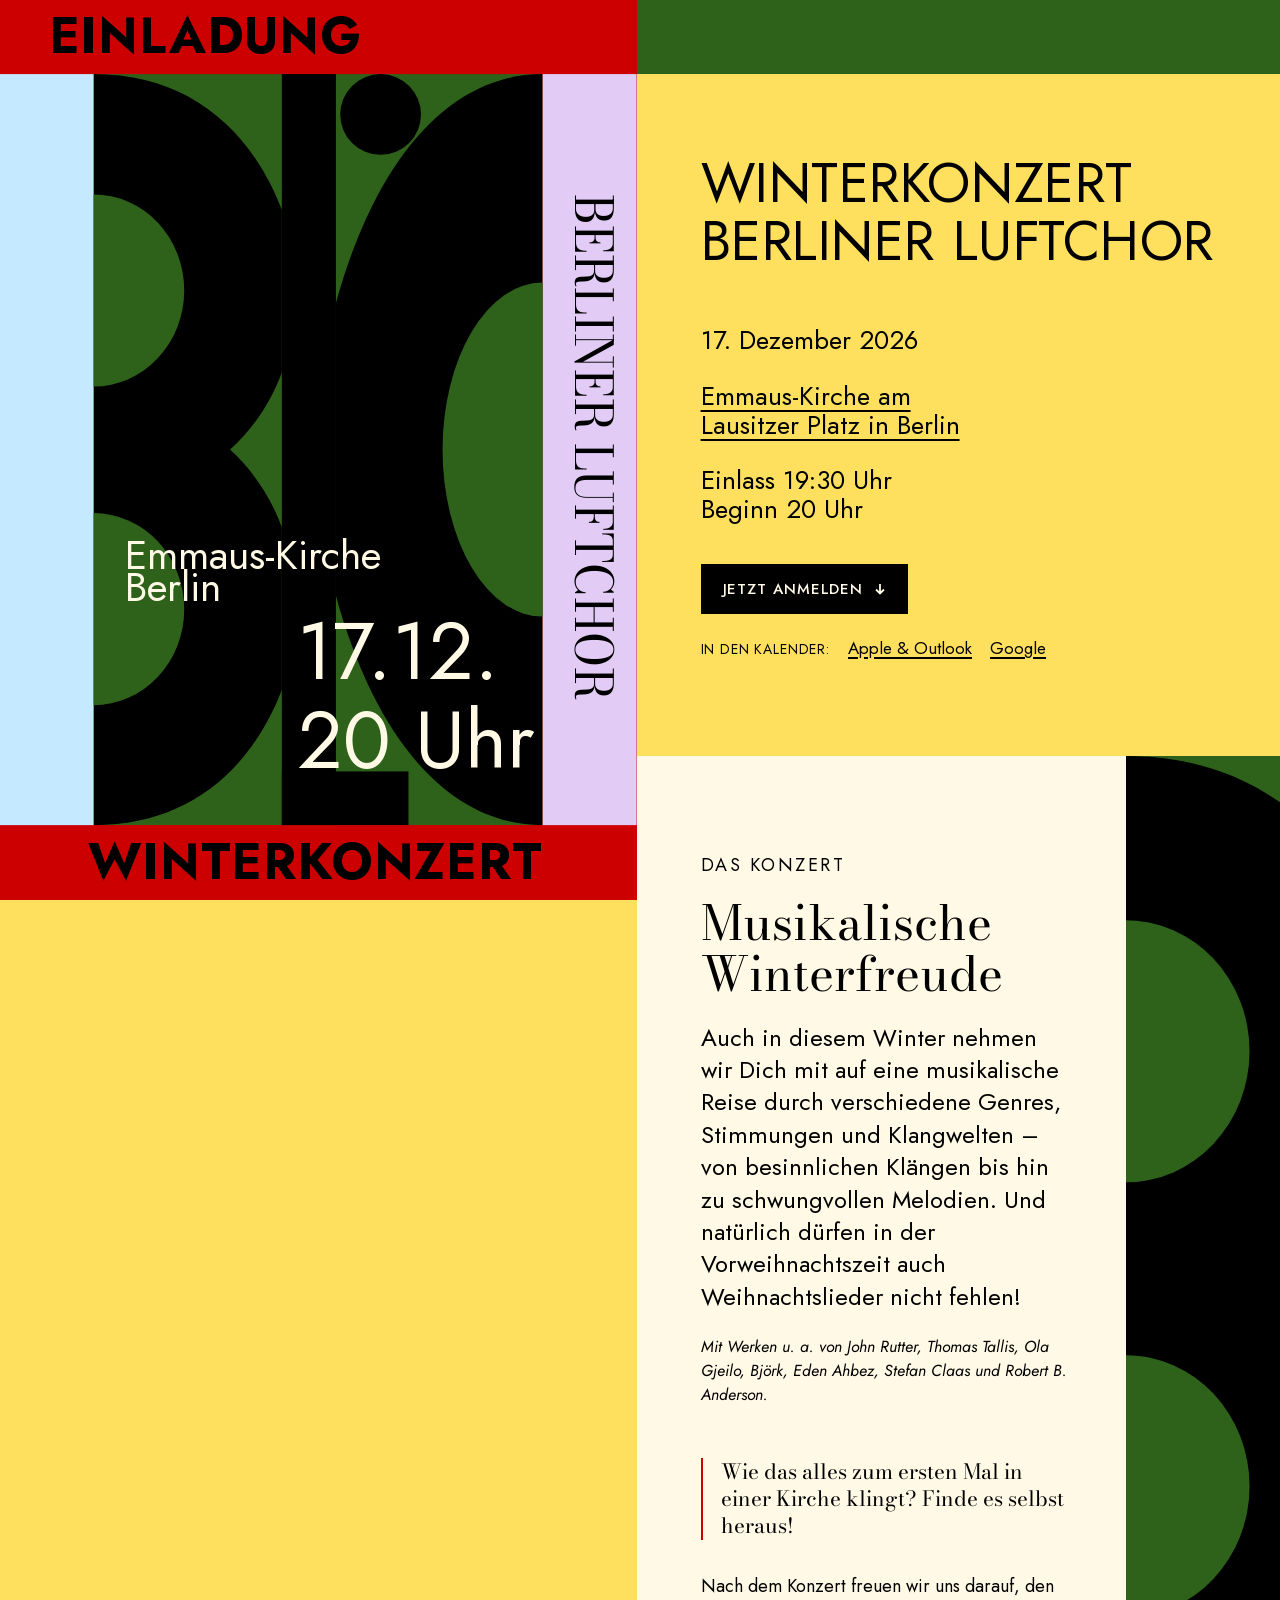
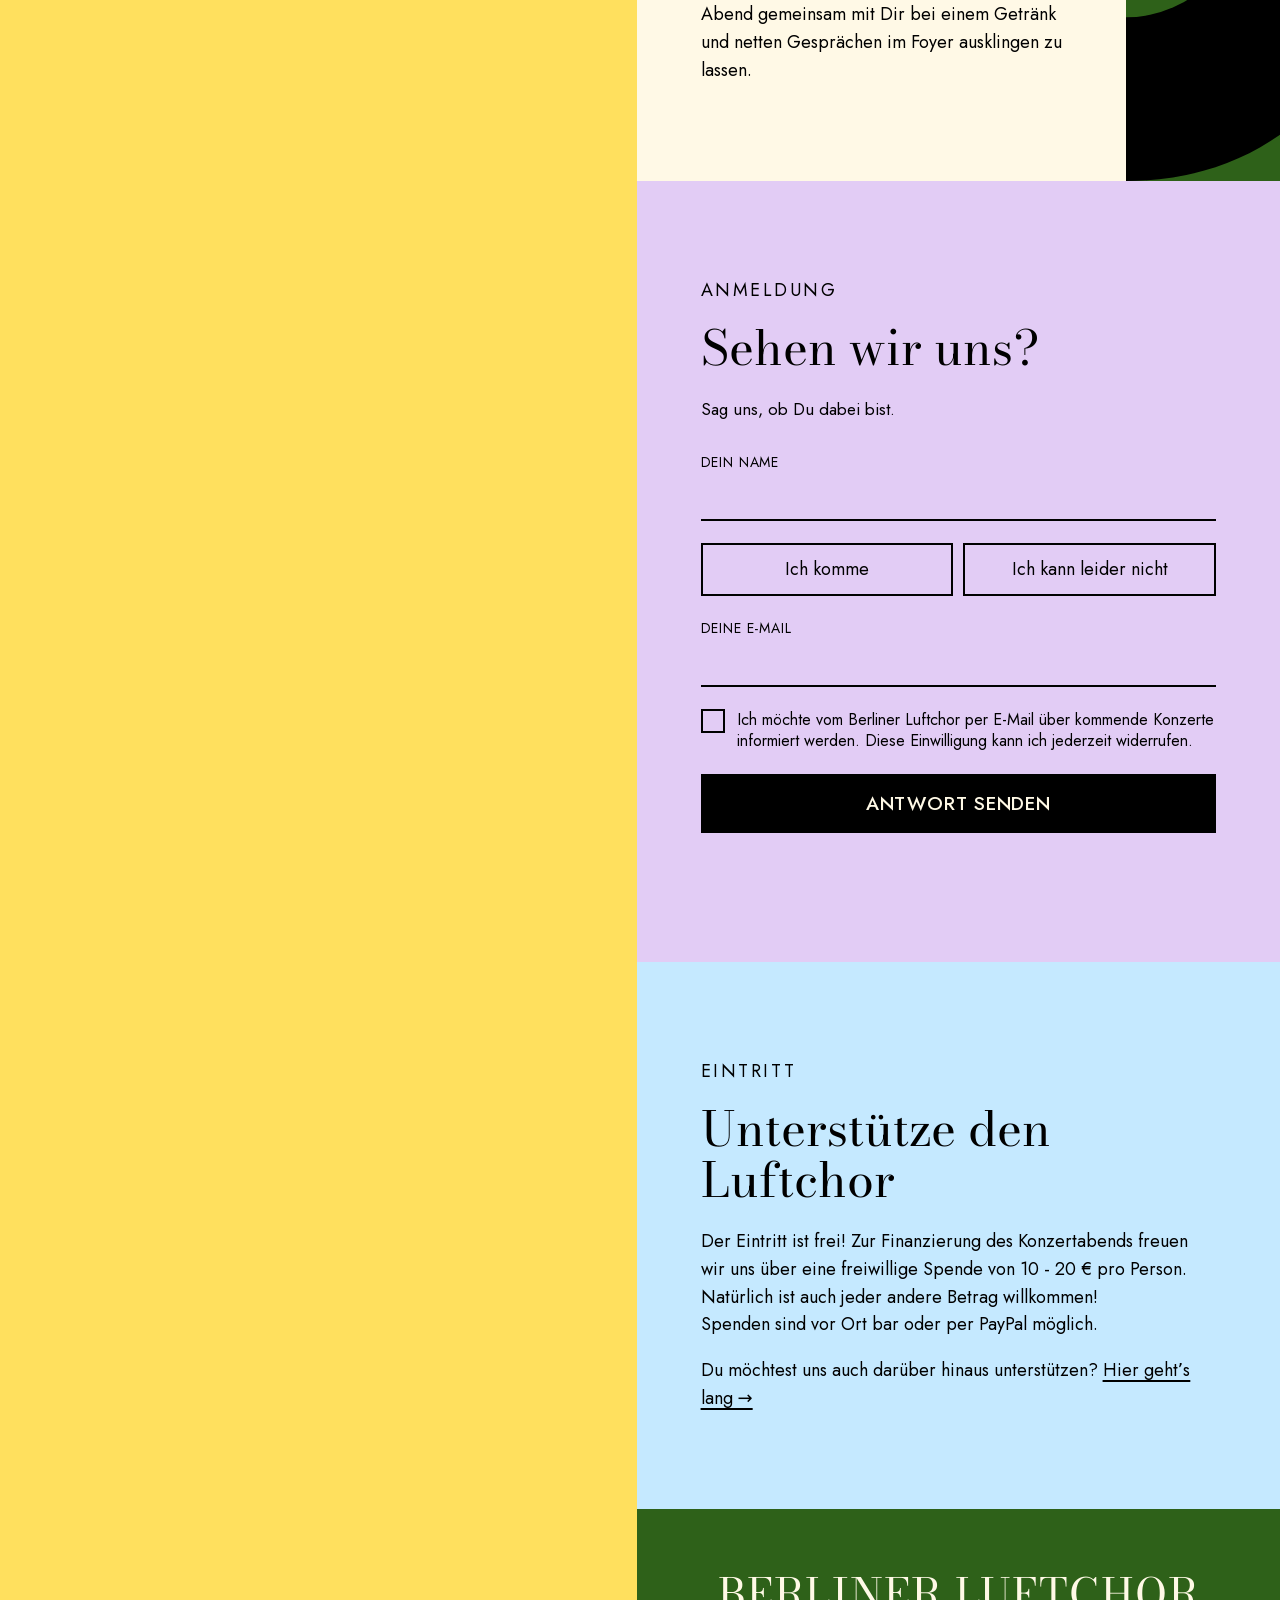
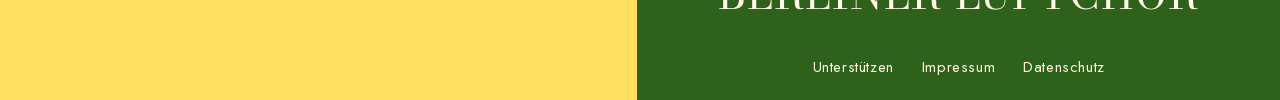
<file: vorschau.html>
<!DOCTYPE html>
<html lang="de">
<head>
<meta charset="utf-8">
<meta name="robots" content="noindex,nofollow">
<meta http-equiv="refresh" content="0; url=/">
<link rel="canonical" href="https://berliner-luftchor.de/">
<title>Berliner Luftchor – Winterkonzert</title>
</head>
<body><p><a href="/">Weiter zur Website</a></p></body>
</html>
</file>
<file: legal.css>
@font-face{font-family:'Jost';src:url(jost.woff2) format('woff2');font-weight:400 700;font-style:normal;font-display:swap}
:root{--green:#2E6119;--yellow:#FFE05E;--cream:#FFF9E6;--black:#000}
*{box-sizing:border-box;margin:0;padding:0}
body{background:var(--yellow);color:var(--black);font-family:'Jost','Futura','Century Gothic',system-ui,sans-serif;font-size:17px;line-height:1.5;min-height:100vh;display:flex;flex-direction:column;-webkit-font-smoothing:antialiased}
.band{background:var(--green);min-height:clamp(44px,8.2vh,90px);display:flex;align-items:center;justify-content:center;gap:28px;padding:0 20px;font-size:15px;letter-spacing:.04em}
.band a{color:var(--cream);text-decoration:none}
.band a:hover{text-decoration:underline;text-underline-offset:.2em}
main{flex:1;width:100%;max-width:720px;margin:0 auto;padding:clamp(36px,7vw,72px) clamp(22px,7vw,64px)}
h1{font-weight:400;text-transform:uppercase;font-size:clamp(30px,6.4vw,48px);line-height:1.05;margin-bottom:8px}
.sub{margin-bottom:36px}
h2{font-weight:500;text-transform:uppercase;letter-spacing:.03em;font-size:18px;margin:32px 0 8px;border-top:2px solid var(--black);padding-top:14px}
h3{font-weight:500;font-size:17px;margin:18px 0 4px}
p,ul{margin-bottom:12px}
ul{padding-left:1.2em}
li{margin-bottom:4px}
main a{color:inherit;text-decoration:underline;text-decoration-thickness:1.5px;text-underline-offset:.18em;overflow-wrap:anywhere}
</file>
